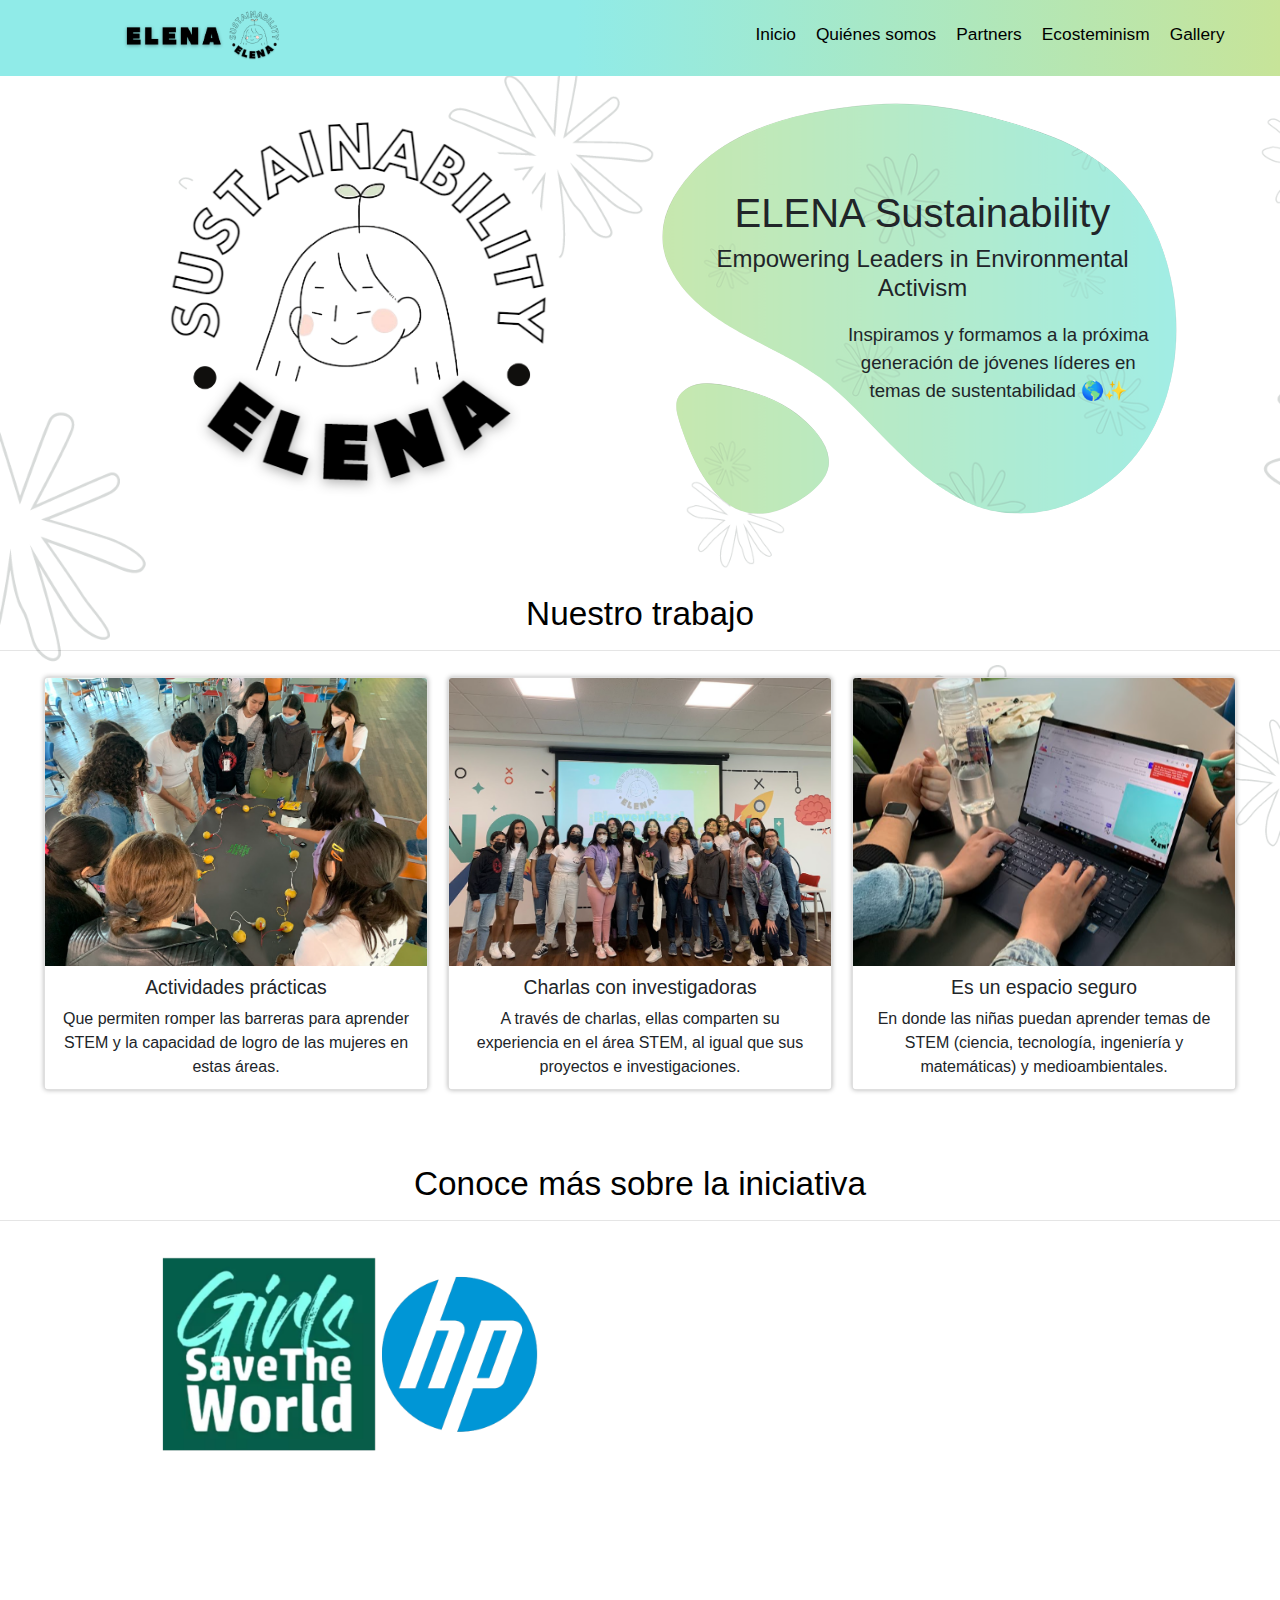
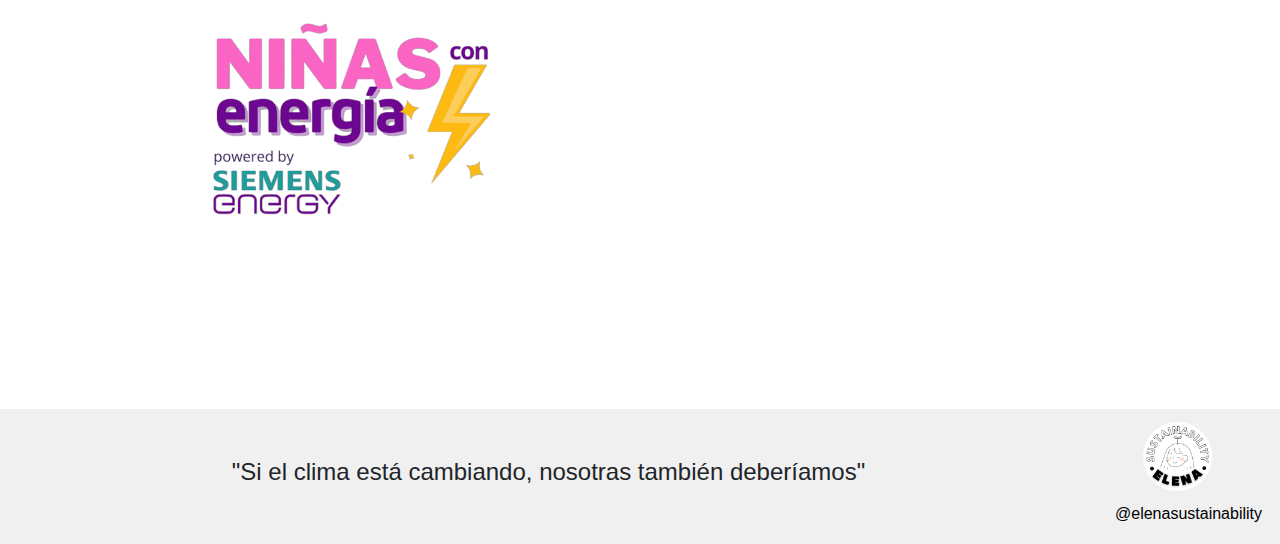
<file: index.html>
<!DOCTYPE html>

<!-- lang debe ser es
-->
<html lang="es">
<head>
    <meta charset="UTF-8">
    <meta http-equiv="X-UA-Compatible" content="IE=edge">
    <meta name="viewport" content="width=device-width, initial-scale=1.0">
    <title>Elena Sustainability</title>
    <link rel="stylesheet" href="css/styles.css">
    <link
      rel="stylesheet"
      href="https://stackpath.bootstrapcdn.com/bootstrap/4.3.1/css/bootstrap.min.css"
      integrity="sha384-ggOyR0iXCbMQv3Xipma34MD+dH/1fQ784/j6cY/iJTQUOhcWr7x9JvoRxT2MZw1T"
      crossorigin="anonymous"
    />
</head>

<body> 
  <link href="https://fonts.googleapis.com/css?family=Poppins:700&display=swap" rel="stylesheet">
  <!-- Es un div y solo sirve para dividir contenido -->
  <header>
    <nav>
         <ul class="nav-left-section">
            <li>
                <a href="index.html">
                  <img class="imagenlogoprincipal" src="img/ELENA_transparent.png" alt="">
                </a>
            </li>
         </ul>
        
        <ul class="nav-right-section">
            <li>
              <a href="index.html"> Inicio </a>
            </li>

            <li>
              <a href="mision.html"> Quiénes somos </a>
            </li>

            <li>
              <a href="partners.html"> Partners </a>
            </li>
            
            <li>
              <a href="steminism.html"> Ecosteminism </a>
            </li>

            <li>
              <a href="gallery.html"> Gallery </a>
            </li>
        </ul>
    </nav>
  </header>
  
  <div class="container">
    <div class="logo">
      <img src="img/ELENA_logo.png" alt="Logo de Elena">
    </div>
    <div class="description">
      <h1>ELENA Sustainability</h1>  
      <h4>Empowering Leaders in Environmental Activism</h4>
      <p class="businessdescription">Inspiramos y formamos a la próxima generación de jóvenes líderes en temas de sustentabilidad 🌎✨</p>
    </div>
  </div>
    <h2 class="titlesection">Nuestro trabajo</h2>
    <hr/>
    <div class="card-container">
        <div class="card">
          <img src="img/cards_1.png" alt="Imagen 1">
          <div class="card-text">
            <h3>Actividades prácticas</h3>
            <p>Que permiten romper las barreras para aprender STEM y la capacidad de logro de las mujeres en estas áreas. </p>
          </div>
        </div>
        <div class="card">
          <img src="img/cards_2.png" alt="Imagen 2">
          <div class="card-text">
            <h3>Charlas con investigadoras</h3>
            <p>A través de charlas, ellas comparten su experiencia en el área STEM, al igual que sus proyectos e investigaciones. </p>
          </div>
        </div>
        <div class="card">
          <img src="img/cards_3.png" alt="Imagen 3">
          <div class="card-text">
            <h3>Es un espacio seguro</h3>
            <p>En donde las niñas puedan aprender temas de STEM (ciencia, tecnología, ingeniería y matemáticas) y medioambientales. </p>
          </div>
        </div>
    </div>
    
    <h2 class="titlesection">Conoce más sobre la iniciativa</h2>
    <hr />
    <div class="container">
        <div class="column">
          <img class="logoGSTW" src="img/GSTW.png" alt="Imagen">
        </div>
        <div class="column">
            <iframe width="560" height="315" src="https://www.youtube.com/embed/c5A_IjcZXjI?start=63" title="YouTube video player" frameborder="0" allow="accelerometer; autoplay; clipboard-write; encrypted-media; gyroscope; picture-in-picture; web-share" allowfullscreen></iframe>
        </div>
    </div>
    <div class="container">
        <div class="column">
          <img class="logosiemens" src="img/Siemens.png" alt="Siemens">
        </div>
        <div class="column">
            <iframe width="560" height="315" src="https://www.youtube.com/embed/I9b3xgn5hHw?start=297" title="YouTube video player" frameborder="0" allow="accelerometer; autoplay; clipboard-write; encrypted-media; gyroscope; picture-in-picture; web-share" allowfullscreen></iframe>
        </div>
    </div>
    
    <footer>
      <div class="footer-container">
        <div class="footer-left">
          <h4>"Si el clima está cambiando, nosotras también deberíamos"</h4>
        </div>
        <div class="footer-right">
          <div class="instagram">
              <img class="logofooter" src="img/ELENA_logo.png" alt="Logo">
              <table>
                  <tr>
                    <td><a class="instagramlink" href="https://www.instagram.com/elenasustainability/">@elenasustainability</a></td>
                  </tr>
                </table>  
          </div>
        </div>
      </div>
    </footer>
</body>
</html>
</file>
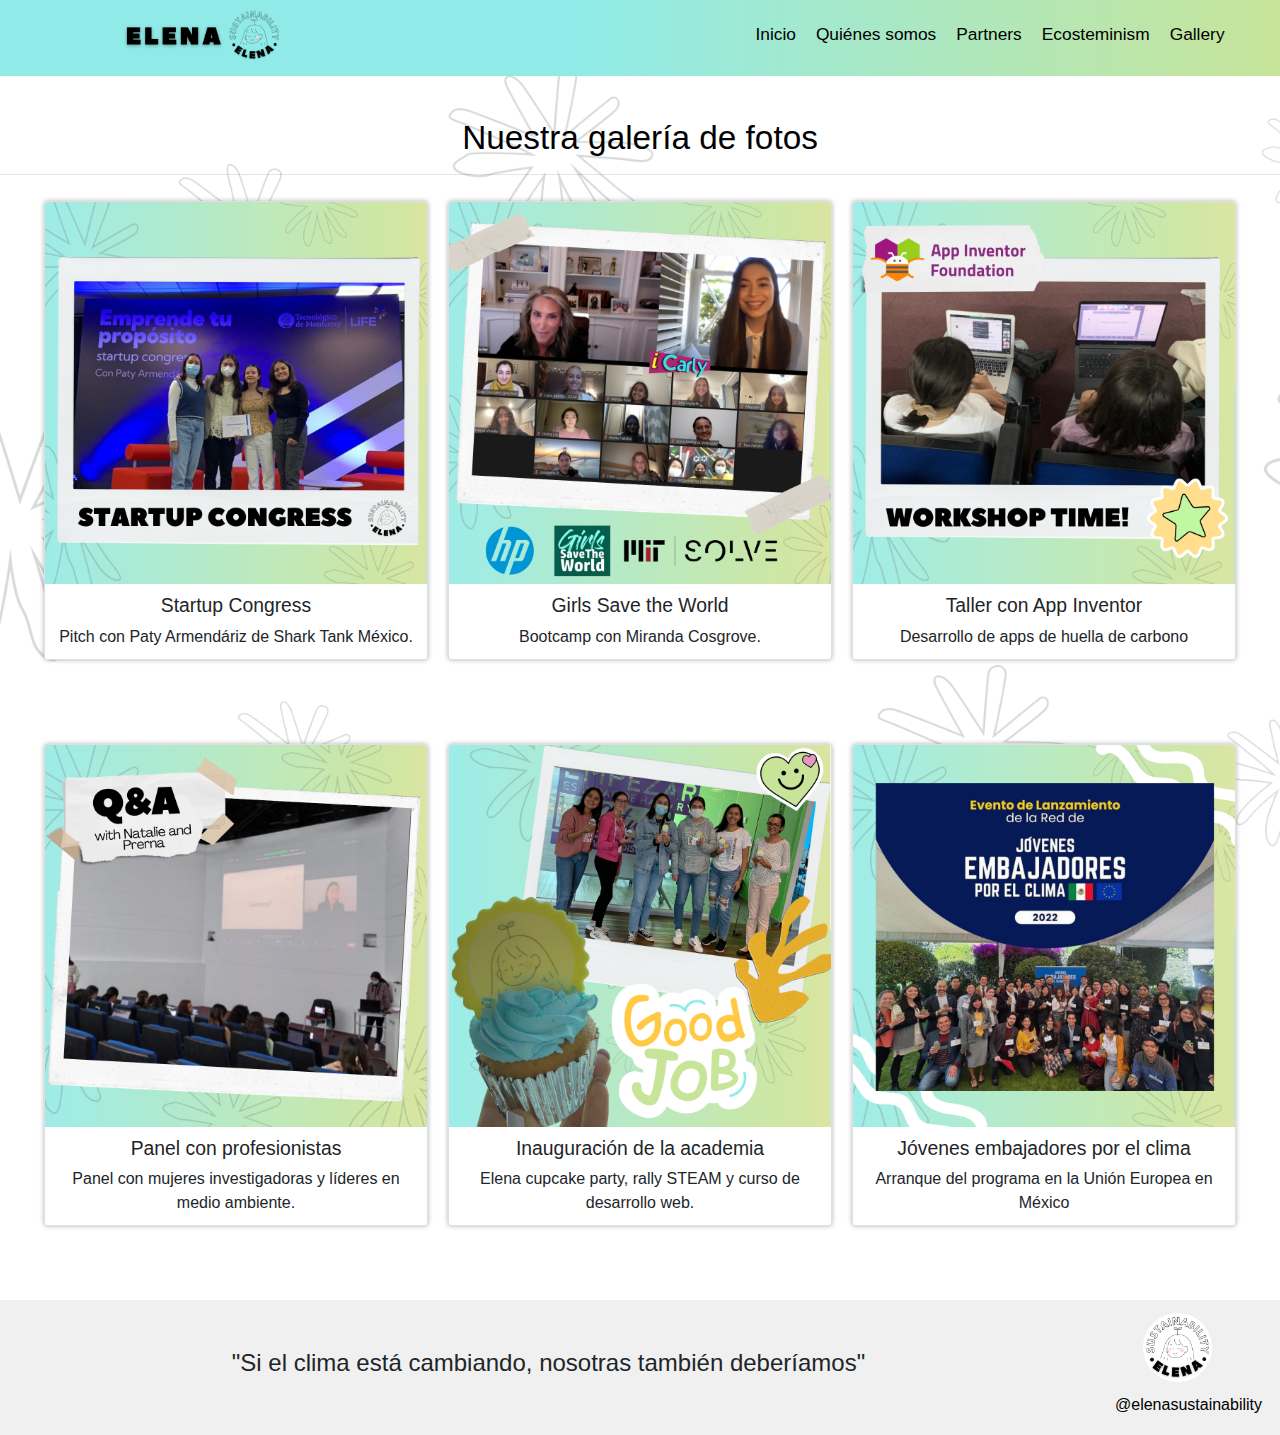
<file: gallery.html>
<!DOCTYPE html>
<html lang="es">
<head>
    <meta charset="UTF-8">
    <meta http-equiv="X-UA-Compatible" content="IE=edge">
    <meta name="viewport" content="width=device-width, initial-scale=1.0">
    <title>Elena Sustainability</title>
    <link rel="stylesheet" href="css/styles.css">
     <link
      rel="stylesheet"
      href="https://stackpath.bootstrapcdn.com/bootstrap/4.3.1/css/bootstrap.min.css"
      integrity="sha384-ggOyR0iXCbMQv3Xipma34MD+dH/1fQ784/j6cY/iJTQUOhcWr7x9JvoRxT2MZw1T"
      crossorigin="anonymous"
    />
</head>

<body>
  <link href="https://fonts.googleapis.com/css?family=Poppins:700&display=swap" rel="stylesheet">
  <header>
    <nav>
         <ul class="nav-left-section">
            <li>
                <a href="index.html">
                    <img class="imagenlogoprincipal" src="img/ELENA_transparent.png" alt="">
                </a>
            </li>
         </ul>
        
        <ul class="nav-right-section">
            <li>
                <a href="index.html"> Inicio </a>
            </li>
            <li>
                <a href="mision.html"> Quiénes somos </a>
            </li>
            <li>
                <a href="partners.html"> Partners </a>
            </li>
            <li>
                <a href="steminism.html"> Ecosteminism </a>
            </li>
            <li>
                <a href="gallery.html"> Gallery </a>
            </li>
        </ul>
    </nav>
  </header>
  
  <h2 class="titlesection">Nuestra galería de fotos</h2>
  <hr/>

  <div class="card-container">
    <div class="card">
      <img src="img/startup.png" alt="Imagen 1">
      <div class="card-text">
        <h3>Startup Congress</h3>
        <p>Pitch con Paty Armendáriz de Shark Tank México.</p>
      </div>
    </div>
    <div class="card">
      <img src="img/bootcamp.png" alt="Imagen 2">
      <div class="card-text">
        <h3>Girls Save the World</h3>
        <p>Bootcamp con Miranda Cosgrove.</p>
      </div>
    </div>
    <div class="card">
      <img src="img/cursoapps.png" alt="Imagen 3">
      <div class="card-text">
        <h3>Taller con App Inventor</h3>
        <p>Desarrollo de apps de huella de carbono</p>
      </div>
    </div>
  </div>
   
   <div class="card-container">
    <div class="card">
      <img src="img/panel.png" alt="Imagen 4">
      <div class="card-text">
        <h3>Panel con profesionistas</h3>
        <p>Panel con mujeres investigadoras y líderes en medio ambiente.</p>
      </div>
    </div>
    <div class="card">
      <img src="img/cupcakeparty.png" alt="Imagen 5">
      <div class="card-text">
        <h3>Inauguración de la academia</h3>
        <p>Elena cupcake party, rally STEAM y curso de desarrollo web.</p>
      </div>
    </div>
    <div class="card">
      <img src="img/embajadores.png" alt="Imagen 6">
      <div class="card-text">
        <h3>Jóvenes embajadores por el clima</h3>
        <p>Arranque del programa en la Unión Europea en México</p>
      </div>
    </div>
   </div>
  

   <footer>
    <div class="footer-container">
      <div class="footer-left">
        <h4>"Si el clima está cambiando, nosotras también deberíamos"</h4>
      </div>
      <div class="footer-right">
        <div class="instagram">
            <img class="logofooter" src="img/ELENA_logo.png" alt="Logo">
            <table>
                <tr>
                  <td><a class="instagramlink" href="https://www.instagram.com/elenasustainability/">@elenasustainability</a></td>
                </tr>
              </table>  
        </div>
      </div>
    </div>
  </footer>

</body>
</html>
</file>
<file: css/styles.css>
body{
  margin: 0;
  padding: 0;
  font-size: 25px;
  font-family: 'Poppins', sans-serif;
  background-size: cover;
  background-attachment: fixed;
  background-image: url(../img/fondo_body.png);
}

.imagenlogoprincipal{
  width: 35%;
  height: 20%;
}

/* Es el padre y los siguientes respetan sus reglas*/
header{
  width: 100%;
  height: 80px;
}

header nav{
  display: flex;
  justify-content: flex-end;
  background: linear-gradient(90deg, rgba(144,235,232,1) 45%, rgba(199,228,153,1) 100%);
}

header nav .nav-right-section{
  color: black;
  width: 600px;
  height: auto;
  display: flex;
  list-style: none;
  justify-content: center;
  align-items: center;
}

header nav .nav-left-section{
  color: black;
  width: 600px;
  height: auto;
  display: flex;
  list-style: none;
  justify-content: left;
  align-items: start;
}

.nav-left-section .ul .li .h5{
  margin-right: 10%;
  text-align: left;
}

ul li {
  margin-right: 20px;
  margin-top: 10px;
  font-size: 13pt;
  color: black;
  }

a{
  text-decoration: none;
  cursor: pointer;
  text-anchor: black;
  color: black;
}  

a:link {
  color:black;
}

a:visited {
  color: rgb(5, 5, 5);
}

nav.nav-right-section{
  margin-right: 25px;
  color: rgb(21,21,21);
}

nav .nav-right-section .menu{
  width: 20px;
  height: 20px;
  background-size: contain;
}

.container {
  display: grid;
  grid-template-columns: 1fr 1fr;
  grid-gap: 20px;
  text-align: center;
  background-size: cover;
  background-position: center;
  margin-bottom: 5%; 
} 
  
.logo {
  display: flex;
  justify-content: center;
  align-items: center;
  zoom: 90%;
}
  
.description {
  display: flex;
  flex-direction: column;
  vertical-align: text-top;
  justify-content: center;
  background-position: center bottom;
  padding: 20px;
  background-image: url(../img/imagenfondo.png);
}

.description .businessdescription{
  text-align: center;
  padding-left: 25%;
  margin-left: 10%;
  margin-top: 2%;
  width: 85%;
  font-size: 14pt;
}

.titlesection{
  color:rgb(0 0 0);
  text-align: center; 
  font-size: 25pt; 
  margin-top: 3%;
}

.card-container {
  display: flex;
  flex-wrap: wrap;
  justify-content: center;
  align-items: stretch;
  margin-bottom: 5%;
}

.card {
  width: 30%;
  margin: 10px;
  background-color: #f2f2f2;
  border-radius: 60px;
  overflow: hidden;
  display: inline-block;
  vertical-align: top;
  box-shadow: 0 0 5px rgba(0, 0, 0, 0.3);
}

.card img {
  width: 100%;
  height: 100%;
  display: block;
}

.card-text {
  padding: 10px;
  background-color: #ffffff;
  text-align: center;
}

.card-text h3 {
  margin-top: 0;
  margin-bottom: 2%;
  font-size: 14.5pt;
}

.card-text p {
  margin-bottom: 0;
  font-size: 12pt;
}

.logoGSTW{
  zoom: 40%; 
  vertical-align: middle;
}

.logosiemens{
  zoom: 60%; 
  vertical-align: middle; 
}

table {
  width: 100%;
  border-collapse: collapse;
}

td {
  padding: 8px;
  text-align: center;
}

footer {
  margin-top: 5%;
  background-color: #F0F0F0;
  padding: 10px;
}

.footer-container {
  display: flex;
  justify-content: space-between;
  align-items: center;
}

.footer-left {
  flex: 1;
  margin-right: 20px;
  text-align: center;
}

.footer-right {
  flex: 0 0 80px; /* el último valor define el ancho máximo */
  display: flex;

}

p {
  font-size: 18px;
  line-height: 1.5;
  margin: 0;
}

.logofooter{
  zoom: 15%; 
  margin-left: 20%;
}

.a:visited .instagramlink{
  text-align: left; 
  font-size: 5pt; 
  color: black;
}

.imgside{
  zoom: 40%;
}

.personalizedtitle{
  zoom: 50%;
  margin-bottom: 2%;
}

.tablepartners{
 width: 90%;
 margin-left:5%;
 margin-bottom: 3%;
}

.logoresize{
  zoom: 50%;
}

.logospartnerssmall{
  zoom: 16%;
}

.subtitle{
  margin-top: 2%;
  margin-bottom: 4%;
}

.imgsidestem{
  zoom: 55%;
  border-radius: 8%;
  margin-left: 6%;
}
</file>
